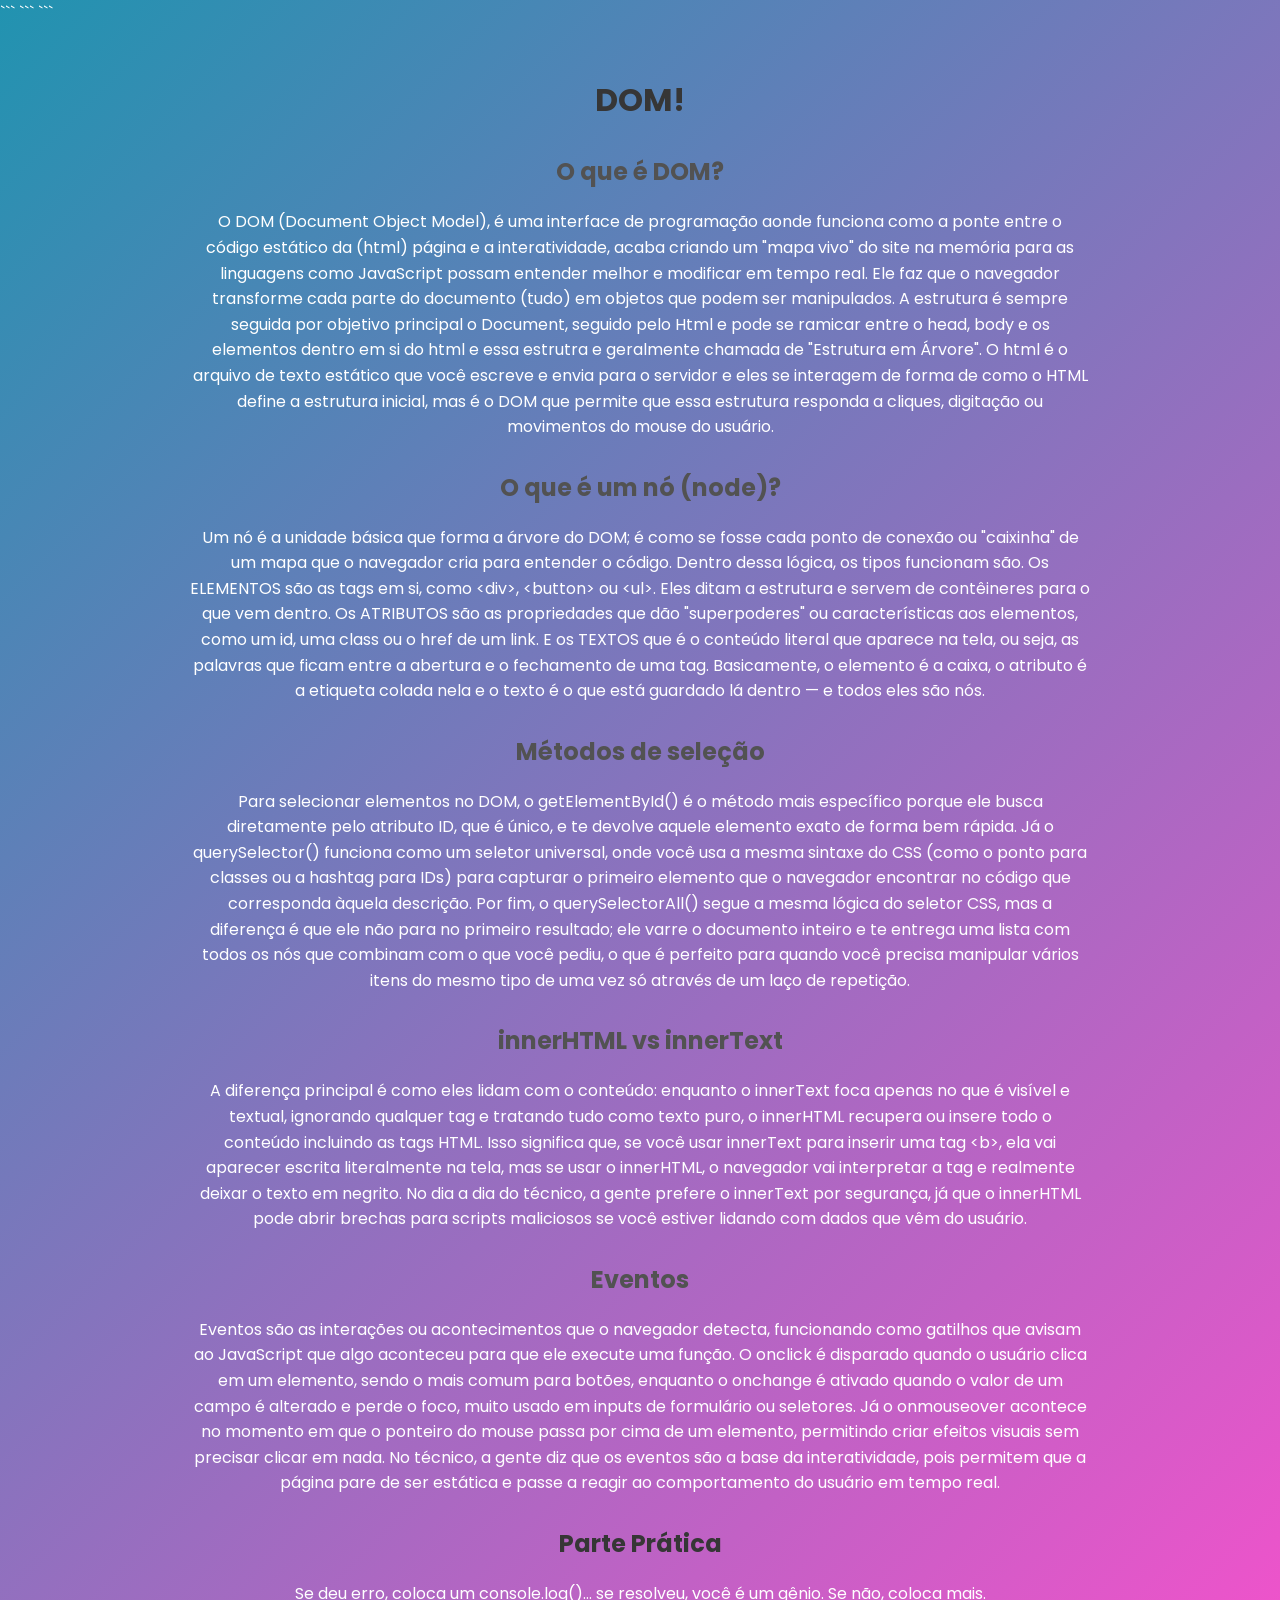
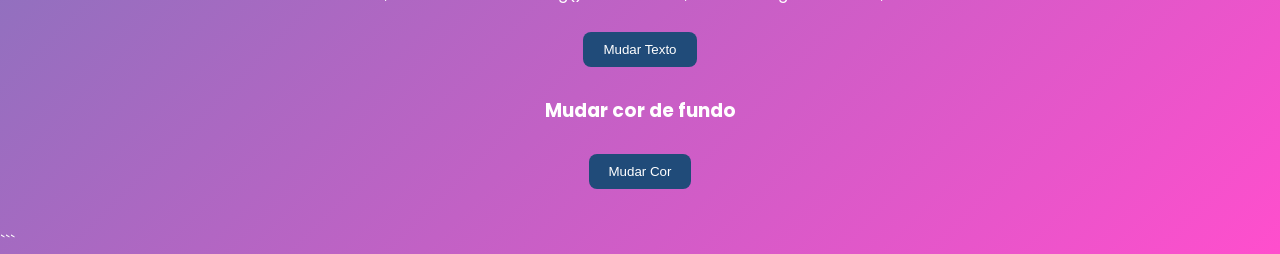
<file: dom/index.html>
<!DOCTYPE html>

<html lang="pt-br">
<head>
    <meta charset="UTF-8">
    <meta name="viewport" content="width=device-width, initial-scale=1.0">
    <title>Trabalho DOM</title>

```
<link href="https://fonts.googleapis.com/css2?family=Poppins:wght@400;600&display=swap" rel="stylesheet">
<link rel="stylesheet" href="estilo.css">
```

</head>

<body>

```
<div class="container">

    <h1>DOM!</h1>

    <h2>O que é DOM?</h2>
    <p>
        O DOM (Document Object Model), é uma interface de programação aonde funciona como a ponte entre o código estático da (html) página e a interatividade, acaba criando um "mapa vivo" do site na memória para as linguagens como JavaScript possam entender melhor e modificar em tempo real. Ele faz que o navegador transforme cada parte do documento (tudo) em objetos que podem ser manipulados.
        A estrutura é sempre seguida por objetivo principal o Document, seguido pelo Html e pode se ramicar entre o head, body e os elementos dentro em si do html e essa estrutra e geralmente chamada de "Estrutura em Árvore".
        O html é o arquivo de texto estático que você escreve e envia para o servidor e eles se interagem de forma de como o HTML define a estrutura inicial, mas é o DOM que permite que essa estrutura responda a cliques, digitação ou movimentos do mouse do usuário. 
    </p>

    <h2>O que é um nó (node)?</h2>
    <p>
        Um nó é a unidade básica que forma a árvore do DOM; é como se fosse cada ponto de conexão ou "caixinha" de um mapa que o navegador cria para entender o código. Dentro dessa lógica, os tipos funcionam são. 
        Os ELEMENTOS são as tags em si, como &lt;div&gt;, &lt;button&gt; ou &lt;ul&gt;. Eles ditam a estrutura e servem de contêineres para o que vem dentro. 
        Os ATRIBUTOS são as propriedades que dão "superpoderes" ou características aos elementos, como um id, uma class ou o href de um link. 
        E os TEXTOS que é o conteúdo literal que aparece na tela, ou seja, as palavras que ficam entre a abertura e o fechamento de uma tag. 
        Basicamente, o elemento é a caixa, o atributo é a etiqueta colada nela e o texto é o que está guardado lá dentro — e todos eles são nós.
    </p>

    <h2>Métodos de seleção</h2>
    <p>
        Para selecionar elementos no DOM, o getElementById() é o método mais específico porque ele busca diretamente pelo atributo ID, que é único, e te devolve aquele elemento exato de forma bem rápida. 
        Já o querySelector() funciona como um seletor universal, onde você usa a mesma sintaxe do CSS (como o ponto para classes ou a hashtag para IDs) para capturar o primeiro elemento que o navegador encontrar no código que corresponda àquela descrição. 
        Por fim, o querySelectorAll() segue a mesma lógica do seletor CSS, mas a diferença é que ele não para no primeiro resultado; ele varre o documento inteiro e te entrega uma lista com todos os nós que combinam com o que você pediu, o que é perfeito para quando você precisa manipular vários itens do mesmo tipo de uma vez só através de um laço de repetição.
    </p>

    <h2>innerHTML vs innerText</h2>
    <p>
        A diferença principal é como eles lidam com o conteúdo: enquanto o innerText foca apenas no que é visível e textual, ignorando qualquer tag e tratando tudo como texto puro, o innerHTML recupera ou insere todo o conteúdo incluindo as tags HTML. 
        Isso significa que, se você usar innerText para inserir uma tag &lt;b&gt;, ela vai aparecer escrita literalmente na tela, mas se usar o innerHTML, o navegador vai interpretar a tag e realmente deixar o texto em negrito. 
        No dia a dia do técnico, a gente prefere o innerText por segurança, já que o innerHTML pode abrir brechas para scripts maliciosos se você estiver lidando com dados que vêm do usuário.    
    </p>

    <h2>Eventos</h2>
    <p>
        Eventos são as interações ou acontecimentos que o navegador detecta, funcionando como gatilhos que avisam ao JavaScript que algo aconteceu para que ele execute uma função. 
        O onclick é disparado quando o usuário clica em um elemento, sendo o mais comum para botões, enquanto o onchange é ativado quando o valor de um campo é alterado e perde o foco, muito usado em inputs de formulário ou seletores. 
        Já o onmouseover acontece no momento em que o ponteiro do mouse passa por cima de um elemento, permitindo criar efeitos visuais sem precisar clicar em nada. 
        No técnico, a gente diz que os eventos são a base da interatividade, pois permitem que a página pare de ser estática e passe a reagir ao comportamento do usuário em tempo real.
    </p>

    <h2 class="h1two">Parte Prática</h2>

    <p id="texto">Se deu erro, coloca um console.log()… se resolveu, você é um gênio. Se não, coloca mais.</p>
    <button onclick="mudarTexto()">Mudar Texto</button>

    <h3>Mudar cor de fundo</h3>
    <button onclick="mudarCor()">Mudar Cor</button>

</div>

<script src="javas.js"></script>
```

</body>
</html>
</file>
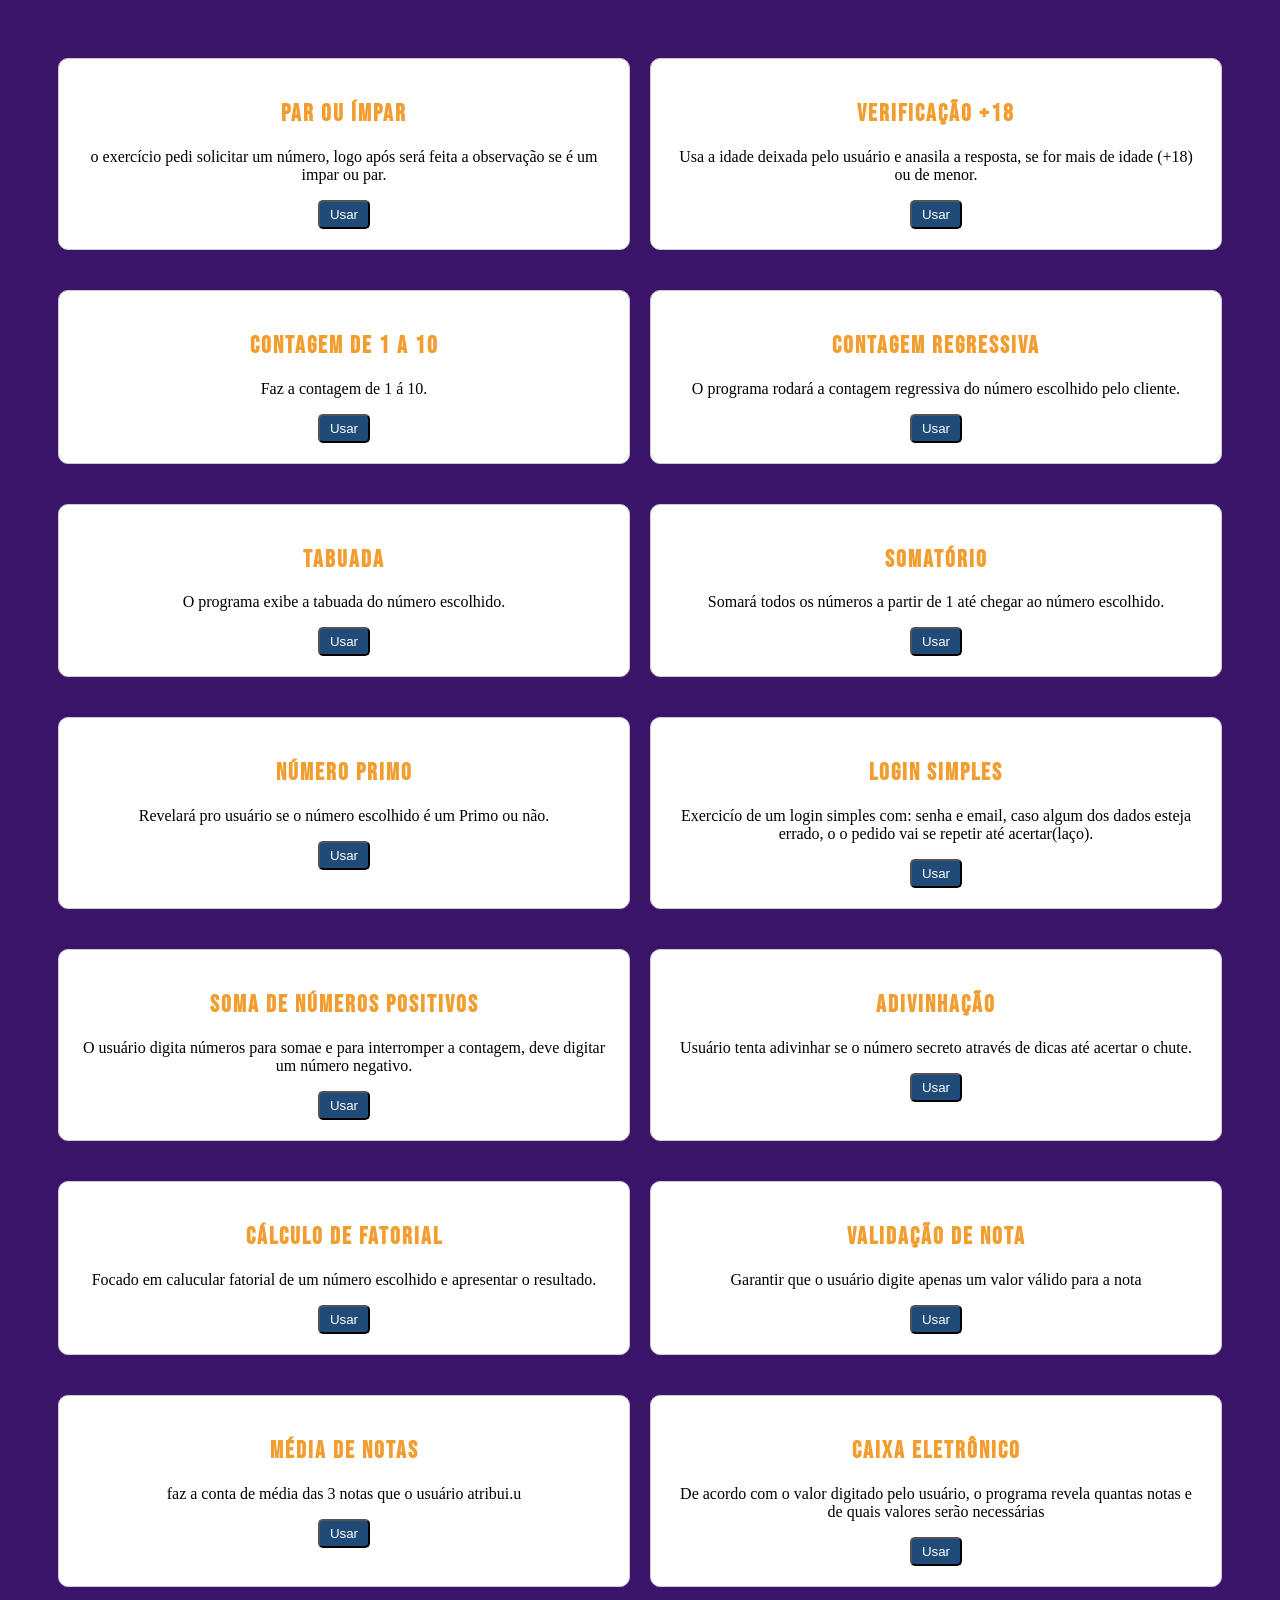
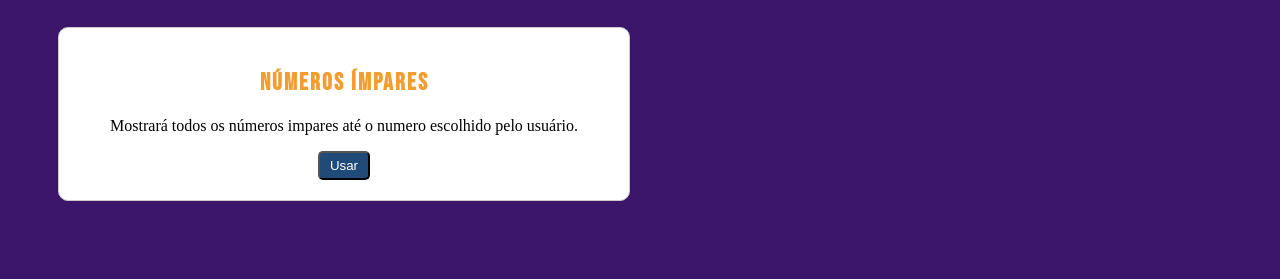
<file: siteBotao/index.html>
<!DOCTYPE html>
<html lang="pt-br">
<head>
    <meta charset="UTF-8">
    <meta name="viewport" content="width=device-width, initial-scale=1.0">
    <title>Document</title>
    <link href="https://fonts.googleapis.com/css2?family=Bebas+Neue&display=swap" rel="stylesheet">
    <link rel="stylesheet" href="style.css">
    <script src="script.js"></script>
</head>
<body>
    <div class="container">
        <div class="item">
            <h2>par ou ímpar</h2>
            <p>o exercício pedi solicitar um número, logo após será feita a observação se é um impar ou par.</p>
            <button type="button" onclick="parimpar()" class="btn">Usar</button>
        </div>

        <div class="item">
            <h2>Verificação +18</h2>
            <p>Usa a idade deixada pelo usuário e anasila a resposta, se for mais de idade (+18) ou de menor.</p>
            <button onclick="maior()" class="btn">Usar</button>
        </div>

        <div class="item">
            <h2>Contagem de 1 a 10</h2>
            <p>Faz a contagem de 1 á 10.</p>
            <button onclick="contagem()" class="btn">Usar</button>
        </div>

        <div class="item">
            <h2>Contagem Regressiva</h2>
            <p>O programa rodará a contagem regressiva do número escolhido pelo cliente.</p>
            <button onclick="regressiva()" class="btn">Usar</button>
        </div>

        <div class="item">
            <h2>Tabuada</h2>
            <p>O programa exibe a tabuada do número escolhido.</p>
            <button onclick="tabuada()" class="btn">Usar</button>
        </div>

        <div class="item">
            <h2>Somatório</h2>
            <p>Somará todos os números a partir de 1 até chegar ao número escolhido.</p>
            <button onclick="somatorio()" class="btn">Usar</button>
        </div>

        <div class="item">
            <h2>Número Primo</h2>
            <p>Revelará pro usuário se o número escolhido é um Primo ou não.</p>
            <button onclick="primo()" class="btn">Usar</button>
        </div>

        <div class="item">
            <h2>Login Simples</h2>
            <p>Exercicío de um login simples com: senha e email, caso algum dos dados esteja errado, o o pedido vai se repetir até acertar(laço).</p>
            <button onclick="login()" class="btn">Usar</button>
        </div>

        <div class="item">
            <h2>Soma de Números Positivos</h2>
            <p>O usuário digita números para somae e para interromper a contagem, deve digitar um número negativo.</p>
            <button onclick="positivo()" class="btn">Usar</button>
        </div>

        <div class="item">
            <h2>Adivinhação</h2>
            <p>Usuário tenta adivinhar se o número secreto através de dicas até acertar o chute.</p>
            <button onclick="adivinhar()" class="btn">Usar</button>
        </div>

        <div class="item">
            <h2>Cálculo de Fatorial</h2>
            <p>Focado em calucular fatorial de um número escolhido e apresentar o resultado.</p>
            <button onclick="fatorial()" class="btn">Usar</button>
        </div>

        <div class="item">
            <h2>Validação de Nota</h2>
            <p>Garantir que o usuário digite apenas um valor válido para a nota</p>
            <button onclick="notas()" class="btn">Usar</button>
        </div>

        <div class="item">
            <h2>Média de Notas</h2>
            <p>faz a conta de média das 3 notas que o usuário atribui.u</p>
            <button onclick="media()" class="btn">Usar</button>
        </div>

        <div class="item">
            <h2>Caixa Eletrônico</h2>
            <p>De acordo com o valor digitado pelo usuário, o programa revela quantas notas e de quais valores serão necessárias</p>
            <button onclick="caixa()" class="btn">Usar</button>
        </div>

        <div class="item">
            <h2>Números Ímpares</h2>
            <p>Mostrará todos os números impares até o numero escolhido pelo usuário.</p>
            <button onclick="nums()" class="btn">Usar</button>
        </div>
    </div>
</body>
</html>
</file>
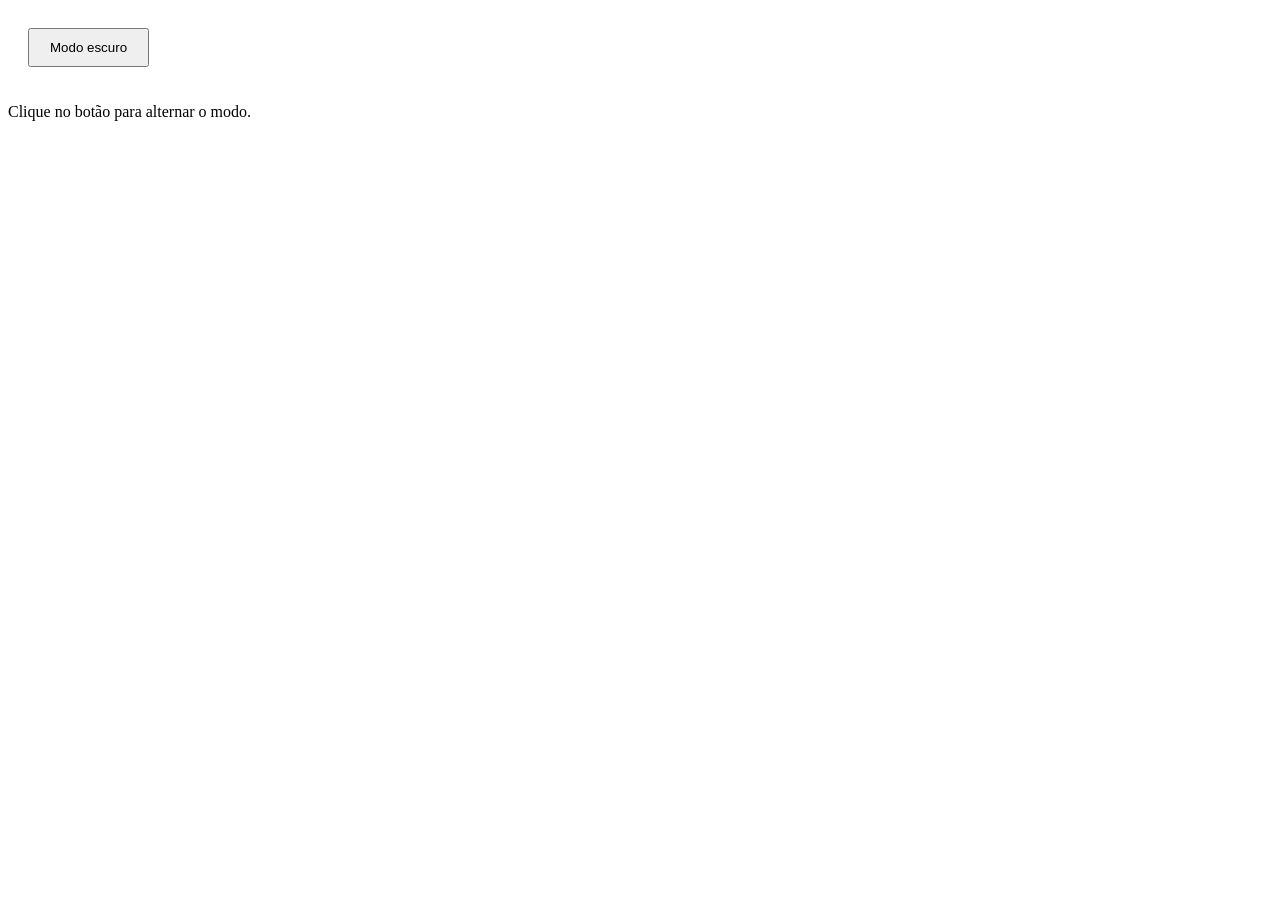
<file: aula06/ex5.html>
<!DOCTYPE html>
<html lang="pt-BR">
<head>
  <meta charset="UTF-8">
  <title>Modo Escuro</title>
  <link rel="stylesheet" href="style.css">
</head>
<body>

  <button id="btnModo">Modo escuro</button>
  <p>Clique no botão para alternar o modo.</p>

  <script src="js.js"></script>
</body>
</html>
</file>
<file: dom/estilo.css>
body{
    background: linear-gradient(135deg, #2193b0, #ff4ecd);
    color: white;
    font-family: 'Poppins', sans-serif;
    margin: 0;
}

.container{
    text-align: center;
    max-width: 900px;
    margin: auto;
    padding: 30px;
}

h1{
    text-align: center;
    color: #363636;
}

.h1two{
    color: #363636;
}

h2{
    color: #525252;
    margin-top: 30px;
}

p{
    line-height: 1.6;
}

button{
    padding: 10px 20px;
    margin: 10px 5px;
    background-color: #204b79;
    color: white;
    border: none;
    border-radius: 8px;
    cursor: pointer;
}

button:hover{
    background-color: #2f6aa3;
}
</file>
<file: siteBotao/style.css>
body{
    background-color: #3a1569;
}

.container{
    max-width: 1200px;
    margin: 0 auto;
    padding: 20px;

    display: grid;
    grid-template-columns: repeat(auto-fit, minmax(400px, 2fr));
    gap: 20px;
    text-align: center;
    padding: 50px;
}

h2{
    color: #f19d2f;
    font-family: 'Bebas Neue', sans-serif;
    letter-spacing: 2px;
}


.item{
    background-color: #fff;
    border: 1px solid #ccc;
    padding: 20px;
    margin-bottom: 20px;
    text-align: center;
    border-radius: 10px;
}

.item:hover{
    transform: translateY(-5px);
}



.btn{
    display: inline-block;
    padding: 5px 10px;
    background-color: #204b79;
    color: #fff;
    text-decoration: none;
    border-radius: 5px;
    transition: background-color 0.3s ease;
}

.btn:hover{
    box-shadow: 0 0 20px  #8da3b9;
    transform: translateY(-5px);
}
</file>
<file: aula06/style.css>
body {
    background-color: white;
    color: black;
    transition: 0.3s;
  }
  
  .dark-mode {
    background-color: black;
    color: white;
  }
  
  button {
    padding: 10px 20px;
    margin: 20px;
    cursor: pointer;
  }
</file>
